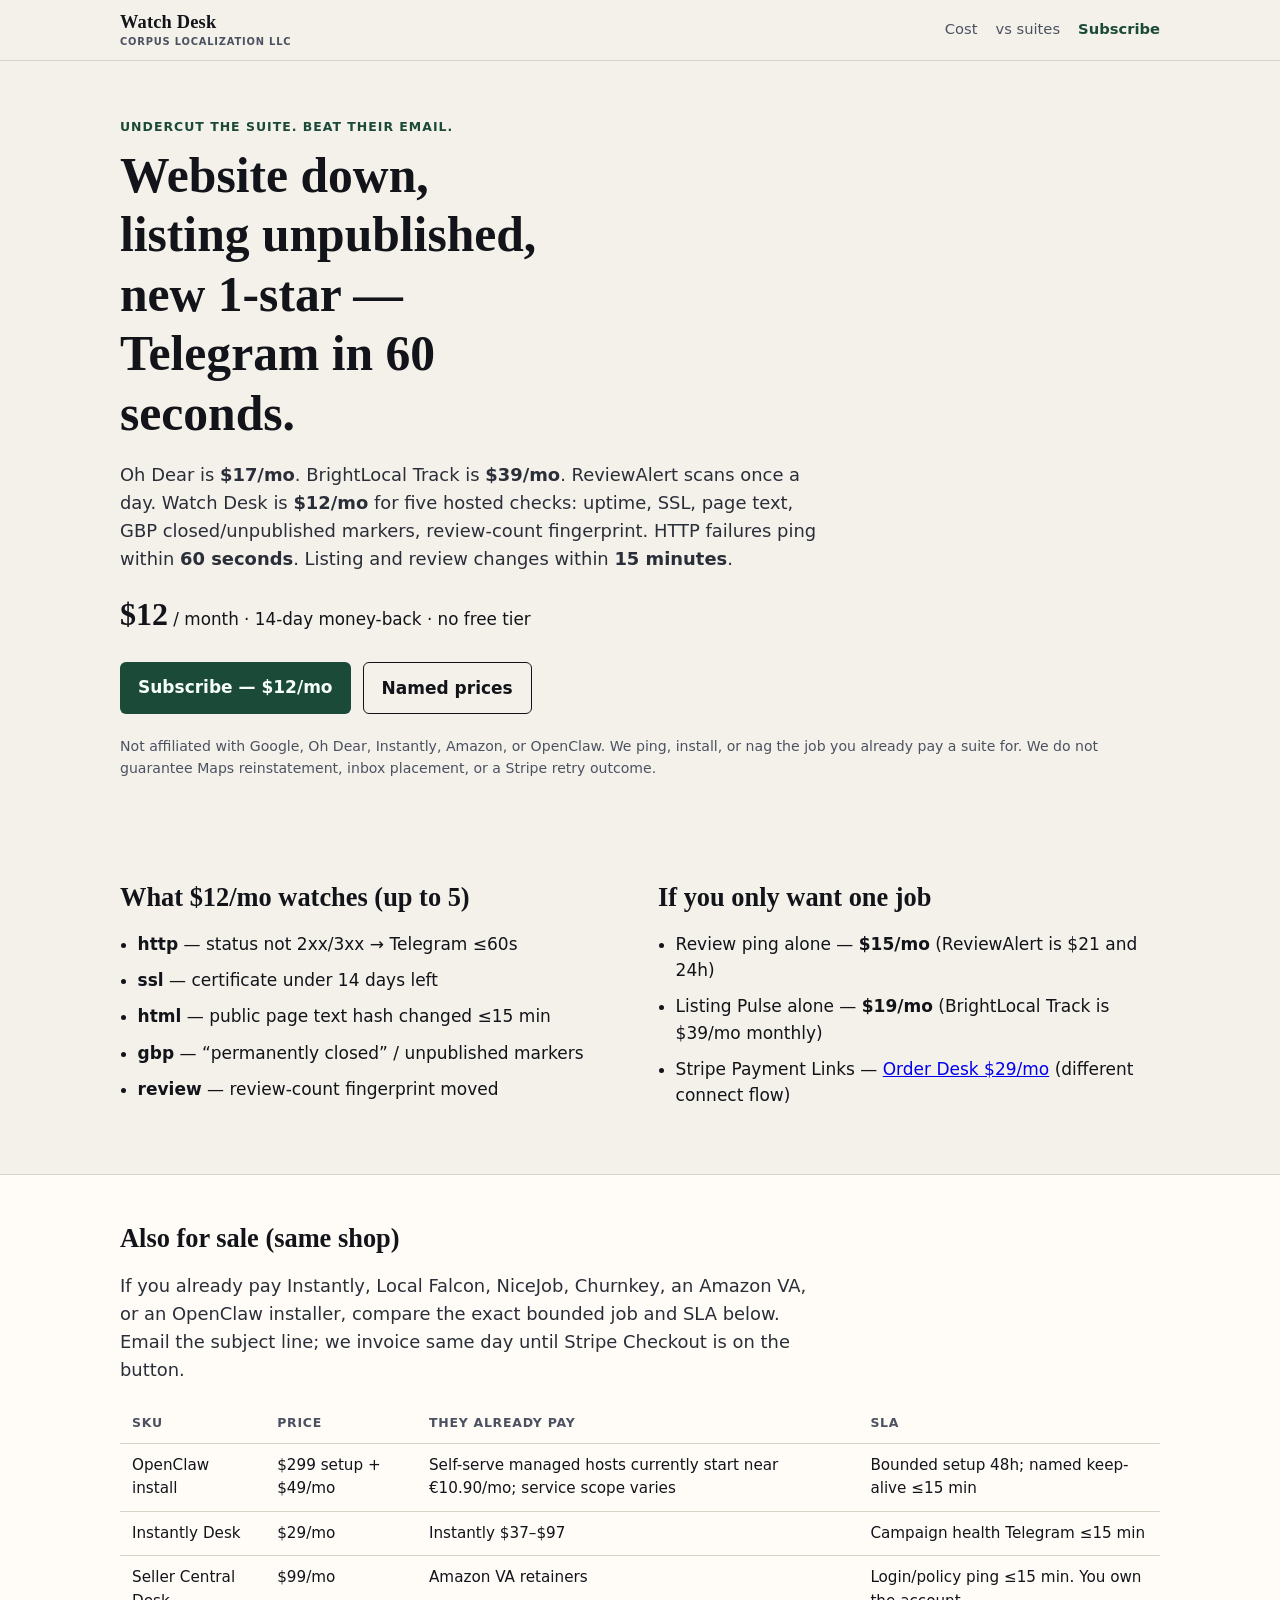
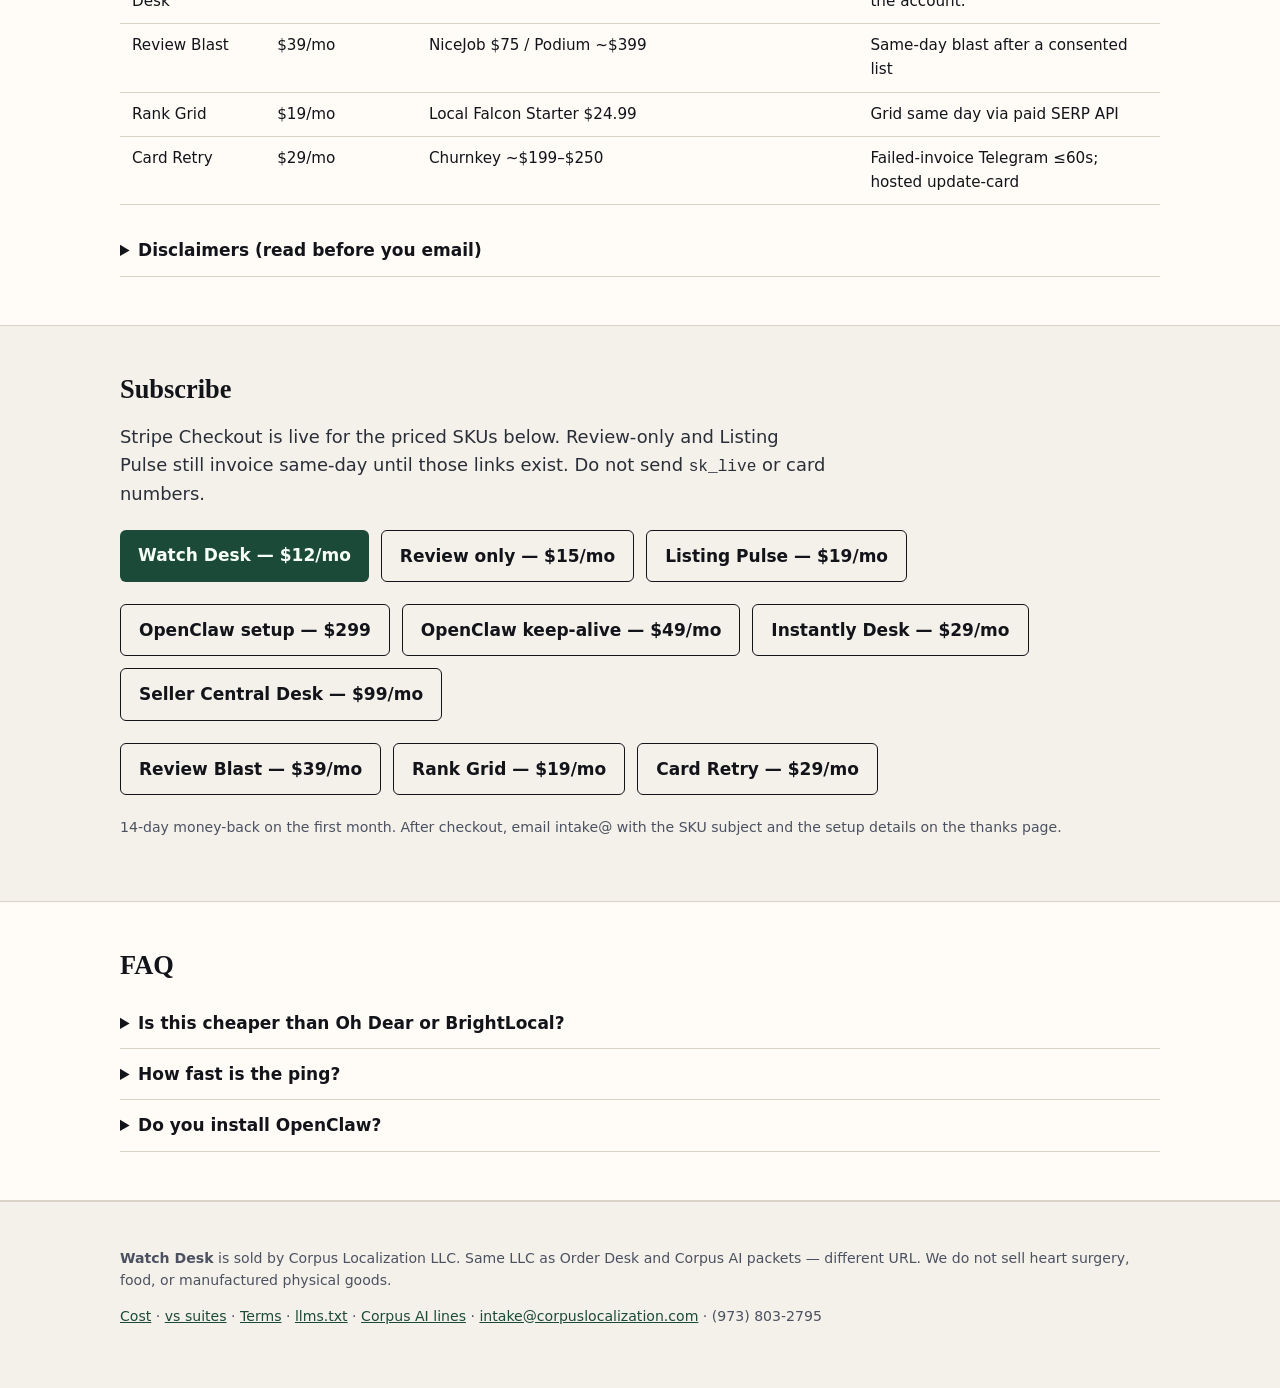
<file: index.html>
<!DOCTYPE html>
<html lang="en">
<head>
  <meta charset="utf-8">
  <meta name="viewport" content="width=device-width, initial-scale=1">
  <title>Website down, listing unpublished, new 1-star — Telegram in 60 seconds | Watch Desk</title>
  <meta name="description" content="Watch Desk $12/mo uptime in 60 seconds. Also: bounded OpenClaw setup and keep-alive, Instantly Desk, Seller Central Desk, Review Blast, Rank Grid, and Card Retry with named prices and SLAs.">
  <link rel="canonical" href="https://nshempstead1.github.io/watch-desk/">
  <meta name="robots" content="index,follow">
  <meta property="og:title" content="Watch Desk — undercut the suite, faster Telegram">
  <meta property="og:description" content="$12/mo watchdog plus OpenClaw, Instantly, Seller Central, SMS review, rank grid, and card-retry SKUs. Sold by Corpus Localization LLC.">
  <meta property="og:url" content="https://nshempstead1.github.io/watch-desk/">
  <meta property="og:type" content="website">
  <meta property="og:site_name" content="Watch Desk">
  <link rel="stylesheet" href="styles.css">
  <script type="application/ld+json">
  {
    "@context": "https://schema.org",
    "@type": "FAQPage",
    "mainEntity": [
      {
        "@type": "Question",
        "name": "Is this cheaper than Oh Dear or BrightLocal?",
        "acceptedAnswer": {"@type": "Answer", "text": "Watch Desk is $12/mo for up to 5 checks. Oh Dear Solo is $17/mo for 2 sites. BrightLocal Track is $39/mo monthly. ReviewAlert.ai Basic is $21/mo and scans daily. Rank Grid is $19/mo vs Local Falcon Starter $24.99. Review Blast is $39/mo vs NiceJob $75 and Podium about $399."}
      },
      {
        "@type": "Question",
        "name": "How fast is the ping?",
        "acceptedAnswer": {"@type": "Answer", "text": "HTTP down: Telegram within 60 seconds of our fetch. HTML, Google listing unpublished markers, and review-count fingerprint: within 15 minutes. SSL: when days-left crosses 14. Failed-invoice Card Retry: within 60 seconds. OpenClaw setup packet in 48 hours."}
      },
      {
        "@type": "Question",
        "name": "Do you install OpenClaw?",
        "acceptedAnswer": {"@type": "Answer", "text": "Yes. OpenClaw install is $299 setup plus $49/mo keep-alive. We install your bot. Stripe Payment Link monitoring is a separate product, Order Desk, at $29/mo."}
      }
    ]
  }
  </script>
  <script type="application/ld+json">
  {
    "@context": "https://schema.org",
    "@type": "ItemList",
    "name": "Watch Desk prices",
    "itemListElement": [
      {"@type": "Offer", "name": "Watch Desk", "price": "12.00", "priceCurrency": "USD", "url": "https://nshempstead1.github.io/watch-desk/"},
      {"@type": "Offer", "name": "OpenClaw install", "price": "299.00", "priceCurrency": "USD", "url": "https://nshempstead1.github.io/watch-desk/#also"},
      {"@type": "Offer", "name": "Instantly Desk", "price": "29.00", "priceCurrency": "USD", "url": "https://nshempstead1.github.io/watch-desk/#also"},
      {"@type": "Offer", "name": "Seller Central Desk", "price": "99.00", "priceCurrency": "USD", "url": "https://nshempstead1.github.io/watch-desk/#also"},
      {"@type": "Offer", "name": "Review Blast", "price": "39.00", "priceCurrency": "USD", "url": "https://nshempstead1.github.io/watch-desk/#also"},
      {"@type": "Offer", "name": "Rank Grid", "price": "19.00", "priceCurrency": "USD", "url": "https://nshempstead1.github.io/watch-desk/#also"},
      {"@type": "Offer", "name": "Card Retry", "price": "29.00", "priceCurrency": "USD", "url": "https://nshempstead1.github.io/watch-desk/#also"}
    ]
  }
  </script>
</head>
<body>
  <header class="top">
    <div class="wrap bar">
      <a class="brand" href="./">Watch Desk <span class="brand-line">Corpus Localization LLC</span></a>
      <nav>
        <a href="cost.html">Cost</a>
        <a href="vs.html">vs suites</a>
        <a class="nav-cta" href="#buy">Subscribe</a>
      </nav>
    </div>
  </header>
  <main>
    <section class="hero">
      <div class="wrap">
        <p class="eyebrow">Undercut the suite. Beat their email.</p>
        <h1>Website down, listing unpublished, new 1-star — Telegram in 60 seconds.</h1>
        <p class="lede">Oh Dear is <strong>$17/mo</strong>. BrightLocal Track is <strong>$39/mo</strong>. ReviewAlert scans once a day. Watch Desk is <strong>$12/mo</strong> for five hosted checks: uptime, SSL, page text, GBP closed/unpublished markers, review-count fingerprint. HTTP failures ping within <strong>60 seconds</strong>. Listing and review changes within <strong>15 minutes</strong>.</p>
        <p class="price-line"><span class="price">$12</span> / month · 14-day money-back · no free tier</p>
        <p class="cta-row">
          <a class="btn" id="buy-btn" href="#buy">Subscribe — $12/mo</a>
          <a class="btn ghost" href="cost.html">Named prices</a>
        </p>
        <p class="fine">Not affiliated with Google, Oh Dear, Instantly, Amazon, or OpenClaw. We ping, install, or nag the job you already pay a suite for. We do not guarantee Maps reinstatement, inbox placement, or a Stripe retry outcome.</p>
      </div>
    </section>
    <section id="whats-in">
      <div class="wrap split">
        <div>
          <h2>What $12/mo watches (up to 5)</h2>
          <ul class="checks">
            <li><strong>http</strong> — status not 2xx/3xx → Telegram ≤60s</li>
            <li><strong>ssl</strong> — certificate under 14 days left</li>
            <li><strong>html</strong> — public page text hash changed ≤15 min</li>
            <li><strong>gbp</strong> — “permanently closed” / unpublished markers</li>
            <li><strong>review</strong> — review-count fingerprint moved</li>
          </ul>
        </div>
        <div>
          <h2>If you only want one job</h2>
          <ul class="checks">
            <li>Review ping alone — <strong>$15/mo</strong> (ReviewAlert is $21 and 24h)</li>
            <li>Listing Pulse alone — <strong>$19/mo</strong> (BrightLocal Track is $39/mo monthly)</li>
            <li>Stripe Payment Links — <a href="https://nshempstead1.github.io/order-desk/">Order Desk $29/mo</a> (different connect flow)</li>
          </ul>
        </div>
      </div>
    </section>
    <section class="alt" id="also">
      <div class="wrap">
        <h2>Also for sale (same shop)</h2>
        <p class="lede">If you already pay Instantly, Local Falcon, NiceJob, Churnkey, an Amazon VA, or an OpenClaw installer, compare the exact bounded job and SLA below. Email the subject line; we invoice same day until Stripe Checkout is on the button.</p>
        <div class="table-wrap">
          <table>
            <thead><tr><th>SKU</th><th>Price</th><th>They already pay</th><th>SLA</th></tr></thead>
            <tbody>
              <tr><td>OpenClaw install</td><td class="us">$299 setup + $49/mo</td><td>Self-serve managed hosts currently start near €10.90/mo; service scope varies</td><td>Bounded setup 48h; named keep-alive ≤15 min</td></tr>
              <tr><td>Instantly Desk</td><td class="us">$29/mo</td><td>Instantly $37–$97</td><td>Campaign health Telegram ≤15 min</td></tr>
              <tr><td>Seller Central Desk</td><td class="us">$99/mo</td><td>Amazon VA retainers</td><td>Login/policy ping ≤15 min. You own the account.</td></tr>
              <tr><td>Review Blast</td><td class="us">$39/mo</td><td>NiceJob $75 / Podium ~$399</td><td>Same-day blast after a consented list</td></tr>
              <tr><td>Rank Grid</td><td class="us">$19/mo</td><td>Local Falcon Starter $24.99</td><td>Grid same day via paid SERP API</td></tr>
              <tr><td>Card Retry</td><td class="us">$29/mo</td><td>Churnkey ~$199–$250</td><td>Failed-invoice Telegram ≤60s; hosted update-card</td></tr>
            </tbody>
          </table>
        </div>
        <details>
          <summary>Disclaimers (read before you email)</summary>
          <p>OpenClaw: we install <strong>your</strong> bot on our VPS or yours. Instantly Desk: deliverability is not guaranteed; we do not launder spam. Seller Central: Amazon may ban third-party logins; you can revoke; this is <strong>not</strong> the $299 no-login POA packet and not a reinstatement guarantee. Review Blast: you warrant TCPA consent; we refuse lists without a consent column; 10DLC is your Twilio brand. Rank Grid: coordinates you give us; not Local Falcon’s exact UI in week one. Card Retry: we never store PAN; Stripe Smart Retries stay in <strong>your</strong> Stripe.</p>
        </details>
      </div>
    </section>
    <section id="buy">
      <div class="wrap buy">
        <h2>Subscribe</h2>
        <p class="lede">Stripe Checkout is live for the priced SKUs below. Review-only and Listing Pulse still invoice same-day until those links exist. Do not send <code>sk_live</code> or card numbers.</p>
        <p class="cta-row">
          <a class="btn" id="pay-btn" href="https://buy.stripe.com/4gM9AL41zcTDbBx7VJco11r">Watch Desk — $12/mo</a>
          <a class="btn ghost" href="mailto:intake@corpuslocalization.com?subject=REVIEW%20DESK">Review only — $15/mo</a>
          <a class="btn ghost" href="mailto:intake@corpuslocalization.com?subject=LISTING%20PULSE">Listing Pulse — $19/mo</a>
        </p>
        <p class="cta-row">
          <a class="btn ghost" href="https://buy.stripe.com/00w5kv7dL3j39tpdg3co11s">OpenClaw setup — $299</a>
          <a class="btn ghost" href="https://buy.stripe.com/fZu9ALdC99HrbBx3Ftco11t">OpenClaw keep-alive — $49/mo</a>
          <a class="btn ghost" href="https://buy.stripe.com/28E4gr8hPbPz6hddg3co11u">Instantly Desk — $29/mo</a>
          <a class="btn ghost" href="https://buy.stripe.com/aFa5kv7dLdXH3511xlco11v">Seller Central Desk — $99/mo</a>
        </p>
        <p class="cta-row">
          <a class="btn ghost" href="https://buy.stripe.com/9B64gr41z1aV6hd2Bpco11w">Review Blast — $39/mo</a>
          <a class="btn ghost" href="https://buy.stripe.com/eVqbITfKhcTD4958ZNco11x">Rank Grid — $19/mo</a>
          <a class="btn ghost" href="https://buy.stripe.com/4gM14f69HcTD3511xlco11y">Card Retry — $29/mo</a>
        </p>
        <p class="fine">14-day money-back on the first month. After checkout, email intake@ with the SKU subject and the setup details on the thanks page.</p>
      </div>
    </section>
    <section class="alt" id="faq">
      <div class="wrap">
        <h2>FAQ</h2>
        <details>
          <summary>Is this cheaper than Oh Dear or BrightLocal?</summary>
          <p>Watch Desk is $12/mo for up to 5 checks. Oh Dear Solo is $17/mo for 2 sites. BrightLocal Track is $39/mo monthly. ReviewAlert.ai Basic is $21/mo and scans daily. Rank Grid is $19/mo vs Local Falcon Starter $24.99. Review Blast is $39/mo vs NiceJob $75 and Podium about $399.</p>
        </details>
        <details>
          <summary>How fast is the ping?</summary>
          <p>HTTP down: Telegram within 60 seconds of our fetch. HTML, Google listing unpublished markers, and review-count fingerprint: within 15 minutes. SSL: when days-left crosses 14. Failed-invoice Card Retry: within 60 seconds. OpenClaw setup packet in 48 hours.</p>
        </details>
        <details>
          <summary>Do you install OpenClaw?</summary>
          <p>Yes. OpenClaw install is $299 setup plus $49/mo keep-alive. We install your bot. Stripe Payment Link monitoring is a separate product, Order Desk, at $29/mo.</p>
        </details>
      </div>
    </section>
  </main>
  <footer>
    <div class="wrap">
      <p><strong>Watch Desk</strong> is sold by Corpus Localization LLC. Same LLC as Order Desk and Corpus AI packets — different URL. We do not sell heart surgery, food, or manufactured physical goods.</p>
      <p><a href="cost.html">Cost</a> · <a href="vs.html">vs suites</a> · <a href="terms.html">Terms</a> · <a href="llms.txt">llms.txt</a> · <a href="https://nshempstead1.github.io/corpus-ai-hub/">Corpus AI lines</a> · <a href="mailto:intake@corpuslocalization.com">intake@corpuslocalization.com</a> · (973) 803-2795</p>
    </div>
  </footer>
</body>
</html>
</file>
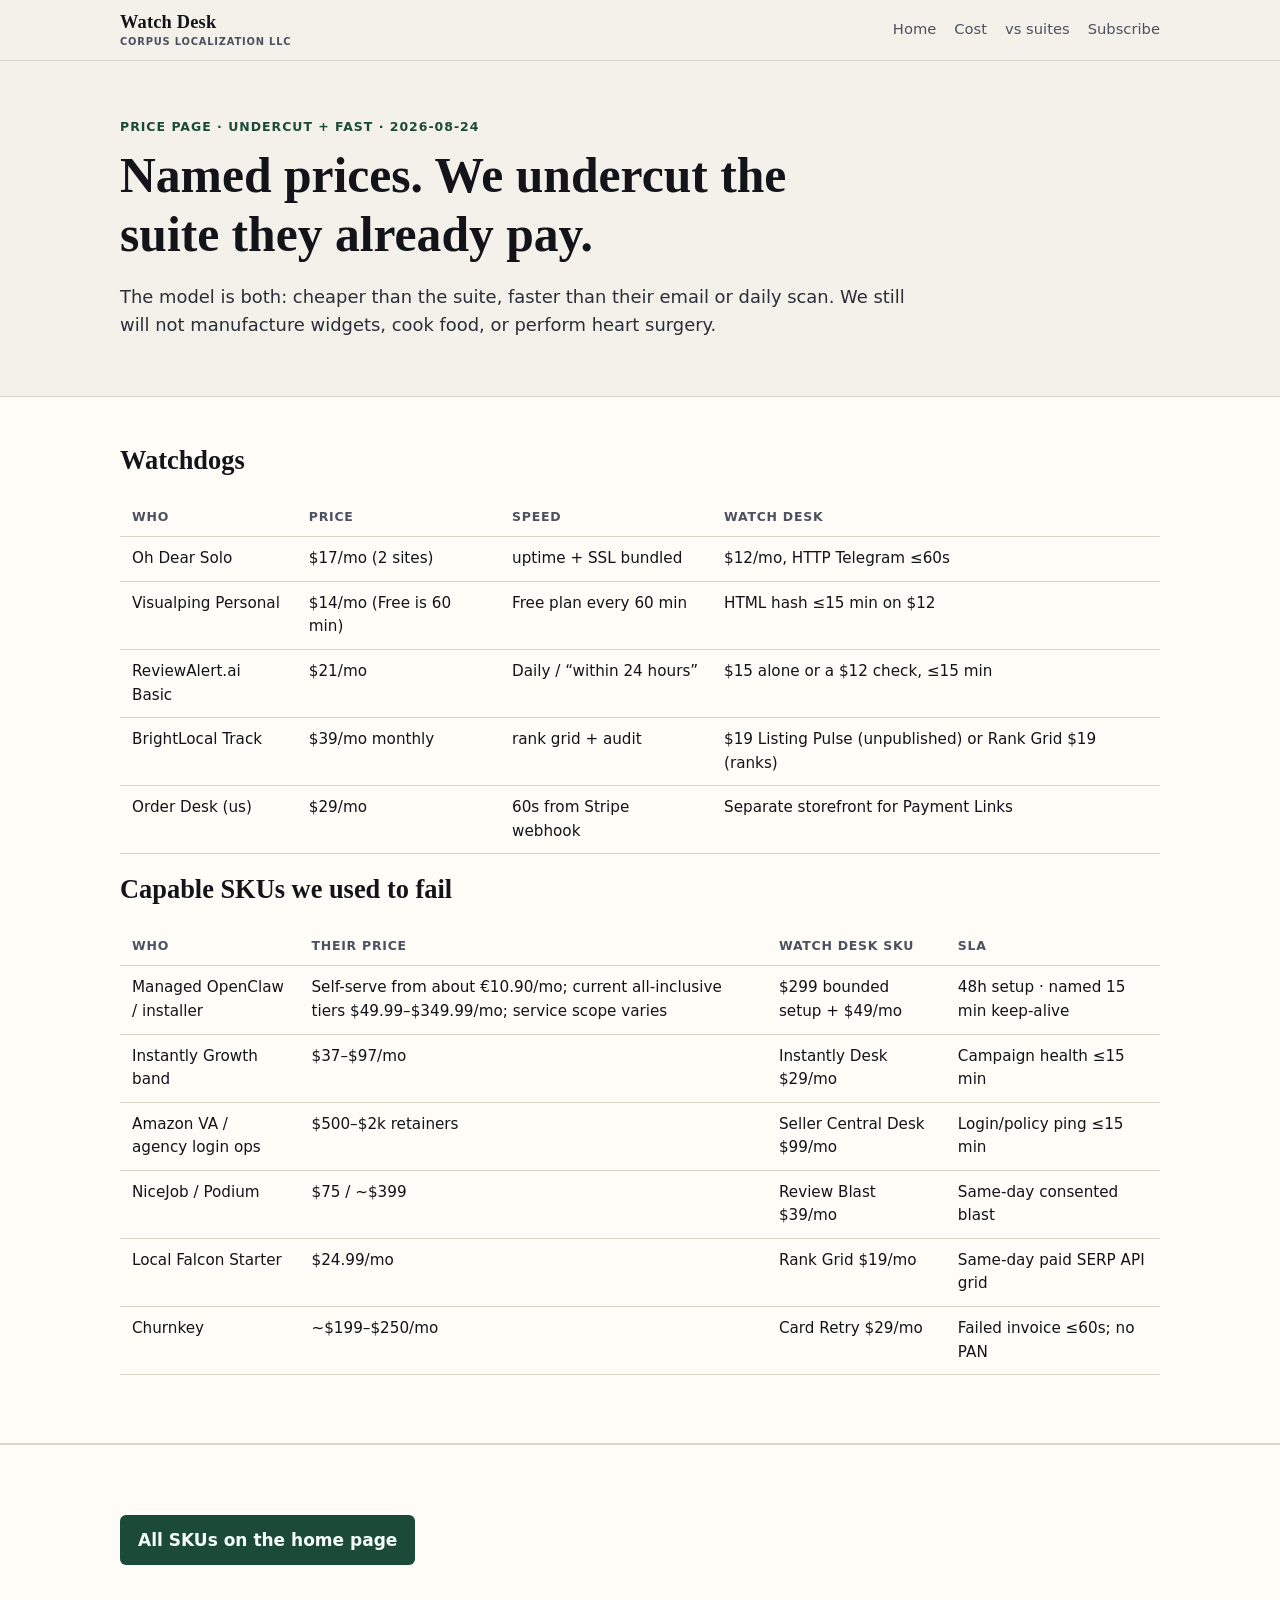
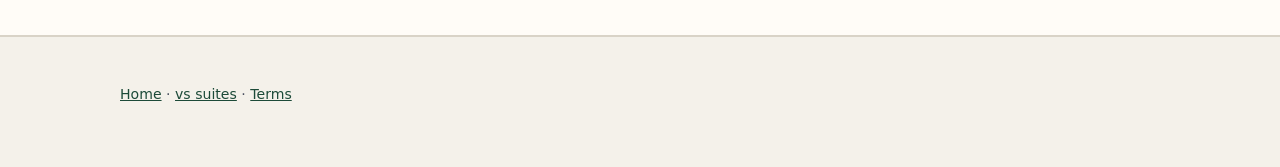
<file: cost.html>
<!DOCTYPE html>
<html lang="en">
<head>
  <meta charset="utf-8">
  <meta name="viewport" content="width=device-width, initial-scale=1">
  <title>Oh Dear $17 vs Instantly $37 vs Local Falcon $24.99 vs Watch Desk | Watch Desk</title>
  <meta name="description" content="Named 2026 prices. Watch Desk $12 undercuts Oh Dear $17. Instantly Desk $29 undercuts Instantly $37. Rank Grid $19 undercuts Local Falcon $24.99. Review Blast $39 undercuts NiceJob $75.">
  <link rel="canonical" href="https://nshempstead1.github.io/watch-desk/cost.html">
  <meta name="robots" content="index,follow">
  <link rel="stylesheet" href="styles.css">
</head>
<body>
  <header class="top">
    <div class="wrap bar">
      <a class="brand" href="./">Watch Desk <span class="brand-line">Corpus Localization LLC</span></a>
      <nav>
        <a href="./">Home</a>
        <a href="cost.html">Cost</a>
        <a href="vs.html">vs suites</a>
        <a href="./#buy">Subscribe</a>
      </nav>
    </div>
  </header>
  <main>
    <section class="hero article">
      <div class="wrap">
        <p class="eyebrow">Price page · undercut + fast · 2026-08-24</p>
        <h1>Named prices. We undercut the suite they already pay.</h1>
        <p class="lede">The model is both: cheaper than the suite, faster than their email or daily scan. We still will not manufacture widgets, cook food, or perform heart surgery.</p>
      </div>
    </section>
    <section class="alt">
      <div class="wrap article">
        <h2>Watchdogs</h2>
        <div class="table-wrap">
          <table>
            <thead><tr><th>Who</th><th>Price</th><th>Speed</th><th>Watch Desk</th></tr></thead>
            <tbody>
              <tr><td>Oh Dear Solo</td><td>$17/mo (2 sites)</td><td>uptime + SSL bundled</td><td class="us">$12/mo, HTTP Telegram ≤60s</td></tr>
              <tr><td>Visualping Personal</td><td>$14/mo (Free is 60 min)</td><td>Free plan every 60 min</td><td>HTML hash ≤15 min on $12</td></tr>
              <tr><td>ReviewAlert.ai Basic</td><td>$21/mo</td><td>Daily / “within 24 hours”</td><td>$15 alone or a $12 check, ≤15 min</td></tr>
              <tr><td>BrightLocal Track</td><td>$39/mo monthly</td><td>rank grid + audit</td><td>$19 Listing Pulse (unpublished) or Rank Grid $19 (ranks)</td></tr>
              <tr><td>Order Desk (us)</td><td>$29/mo</td><td>60s from Stripe webhook</td><td>Separate storefront for Payment Links</td></tr>
            </tbody>
          </table>
        </div>
        <h2>Capable SKUs we used to fail</h2>
        <div class="table-wrap">
          <table>
            <thead><tr><th>Who</th><th>Their price</th><th>Watch Desk SKU</th><th>SLA</th></tr></thead>
            <tbody>
              <tr><td>Managed OpenClaw / installer</td><td>Self-serve from about €10.90/mo; current all-inclusive tiers $49.99–$349.99/mo; service scope varies</td><td class="us">$299 bounded setup + $49/mo</td><td>48h setup · named 15 min keep-alive</td></tr>
              <tr><td>Instantly Growth band</td><td>$37–$97/mo</td><td class="us">Instantly Desk $29/mo</td><td>Campaign health ≤15 min</td></tr>
              <tr><td>Amazon VA / agency login ops</td><td>$500–$2k retainers</td><td class="us">Seller Central Desk $99/mo</td><td>Login/policy ping ≤15 min</td></tr>
              <tr><td>NiceJob / Podium</td><td>$75 / ~$399</td><td class="us">Review Blast $39/mo</td><td>Same-day consented blast</td></tr>
              <tr><td>Local Falcon Starter</td><td>$24.99/mo</td><td class="us">Rank Grid $19/mo</td><td>Same-day paid SERP API grid</td></tr>
              <tr><td>Churnkey</td><td>~$199–$250/mo</td><td class="us">Card Retry $29/mo</td><td>Failed invoice ≤60s; no PAN</td></tr>
            </tbody>
          </table>
        </div>
      </div>
    </section>
    <section class="alt" id="buy">
      <div class="wrap buy">
        <p class="cta-row"><a class="btn" href="./#buy">All SKUs on the home page</a></p>
      </div>
    </section>
  </main>
  <footer>
    <div class="wrap">
      <p><a href="./">Home</a> · <a href="vs.html">vs suites</a> · <a href="terms.html">Terms</a></p>
    </div>
  </footer>
</body>
</html>
</file>
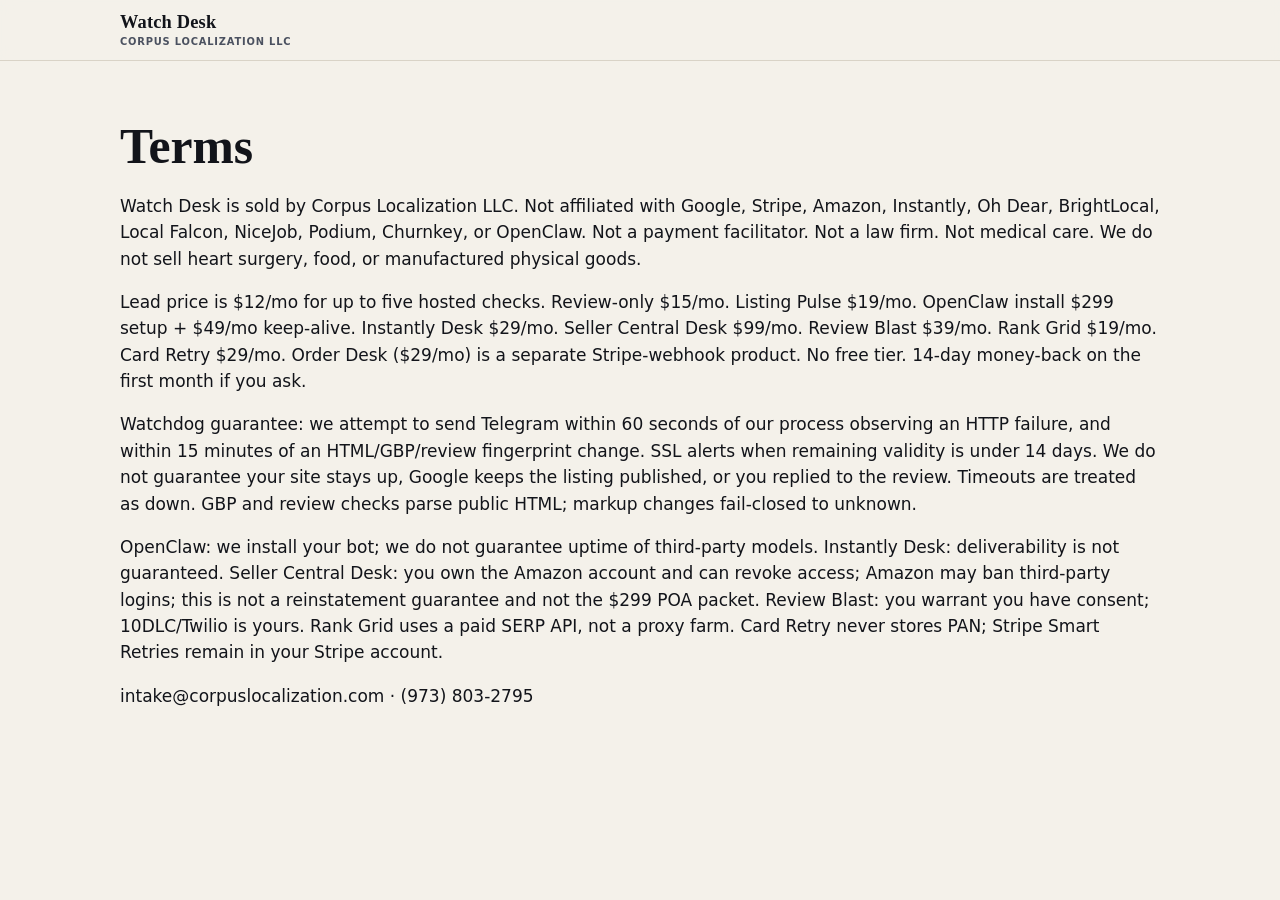
<file: terms.html>
<!DOCTYPE html>
<html lang="en">
<head>
  <meta charset="utf-8">
  <meta name="viewport" content="width=device-width, initial-scale=1">
  <title>Terms — Watch Desk</title>
  <meta name="robots" content="noindex">
  <link rel="stylesheet" href="styles.css">
</head>
<body>
  <header class="top">
    <div class="wrap bar">
      <a class="brand" href="./">Watch Desk <span class="brand-line">Corpus Localization LLC</span></a>
    </div>
  </header>
  <main class="hero">
    <div class="wrap">
      <h1>Terms</h1>
      <p>Watch Desk is sold by Corpus Localization LLC. Not affiliated with Google, Stripe, Amazon, Instantly, Oh Dear, BrightLocal, Local Falcon, NiceJob, Podium, Churnkey, or OpenClaw. Not a payment facilitator. Not a law firm. Not medical care. We do not sell heart surgery, food, or manufactured physical goods.</p>
      <p>Lead price is $12/mo for up to five hosted checks. Review-only $15/mo. Listing Pulse $19/mo. OpenClaw install $299 setup + $49/mo keep-alive. Instantly Desk $29/mo. Seller Central Desk $99/mo. Review Blast $39/mo. Rank Grid $19/mo. Card Retry $29/mo. Order Desk ($29/mo) is a separate Stripe-webhook product. No free tier. 14-day money-back on the first month if you ask.</p>
      <p>Watchdog guarantee: we attempt to send Telegram within 60 seconds of our process observing an HTTP failure, and within 15 minutes of an HTML/GBP/review fingerprint change. SSL alerts when remaining validity is under 14 days. We do not guarantee your site stays up, Google keeps the listing published, or you replied to the review. Timeouts are treated as down. GBP and review checks parse public HTML; markup changes fail-closed to unknown.</p>
      <p>OpenClaw: we install your bot; we do not guarantee uptime of third-party models. Instantly Desk: deliverability is not guaranteed. Seller Central Desk: you own the Amazon account and can revoke access; Amazon may ban third-party logins; this is not a reinstatement guarantee and not the $299 POA packet. Review Blast: you warrant you have consent; 10DLC/Twilio is yours. Rank Grid uses a paid SERP API, not a proxy farm. Card Retry never stores PAN; Stripe Smart Retries remain in your Stripe account.</p>
      <p>intake@corpuslocalization.com · (973) 803-2795</p>
    </div>
  </main>
</body>
</html>
</file>
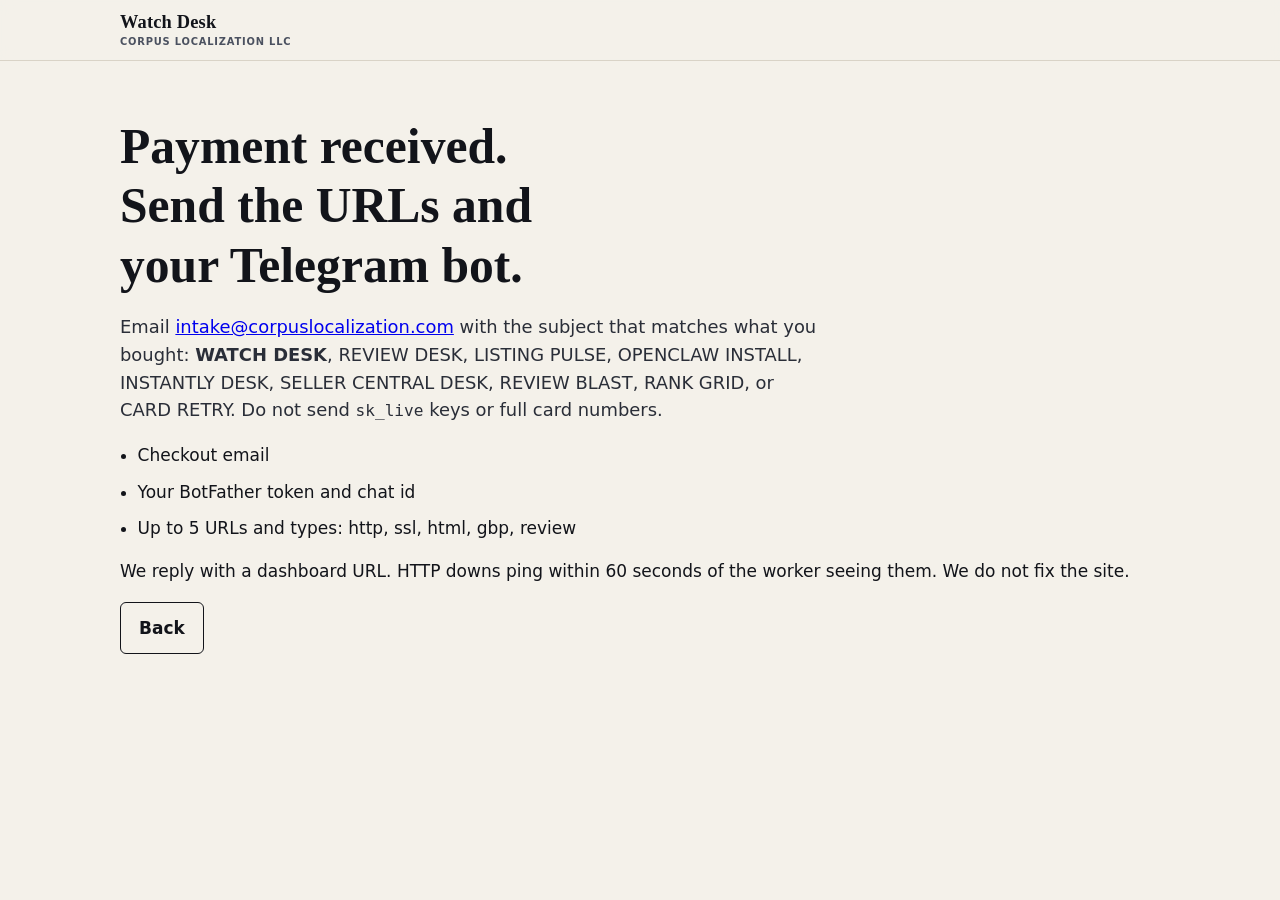
<file: thanks.html>
<!DOCTYPE html>
<html lang="en">
<head>
  <meta charset="utf-8">
  <meta name="viewport" content="width=device-width, initial-scale=1">
  <title>Send setup — Watch Desk</title>
  <meta name="robots" content="noindex">
  <link rel="stylesheet" href="styles.css">
</head>
<body>
  <header class="top">
    <div class="wrap bar">
      <a class="brand" href="./">Watch Desk <span class="brand-line">Corpus Localization LLC</span></a>
    </div>
  </header>
  <main class="hero">
    <div class="wrap">
      <h1>Payment received. Send the URLs and your Telegram bot.</h1>
      <p class="lede">Email <a href="mailto:intake@corpuslocalization.com?subject=WATCH%20DESK">intake@corpuslocalization.com</a> with the subject that matches what you bought: <strong>WATCH DESK</strong>, REVIEW DESK, LISTING PULSE, OPENCLAW INSTALL, INSTANTLY DESK, SELLER CENTRAL DESK, REVIEW BLAST, RANK GRID, or CARD RETRY. Do not send <code>sk_live</code> keys or full card numbers.</p>
      <ul class="checks">
        <li>Checkout email</li>
        <li>Your BotFather token and chat id</li>
        <li>Up to 5 URLs and types: http, ssl, html, gbp, review</li>
      </ul>
      <p>We reply with a dashboard URL. HTTP downs ping within 60 seconds of the worker seeing them. We do not fix the site.</p>
      <p><a class="btn ghost" href="./">Back</a></p>
    </div>
  </main>
</body>
</html>
</file>
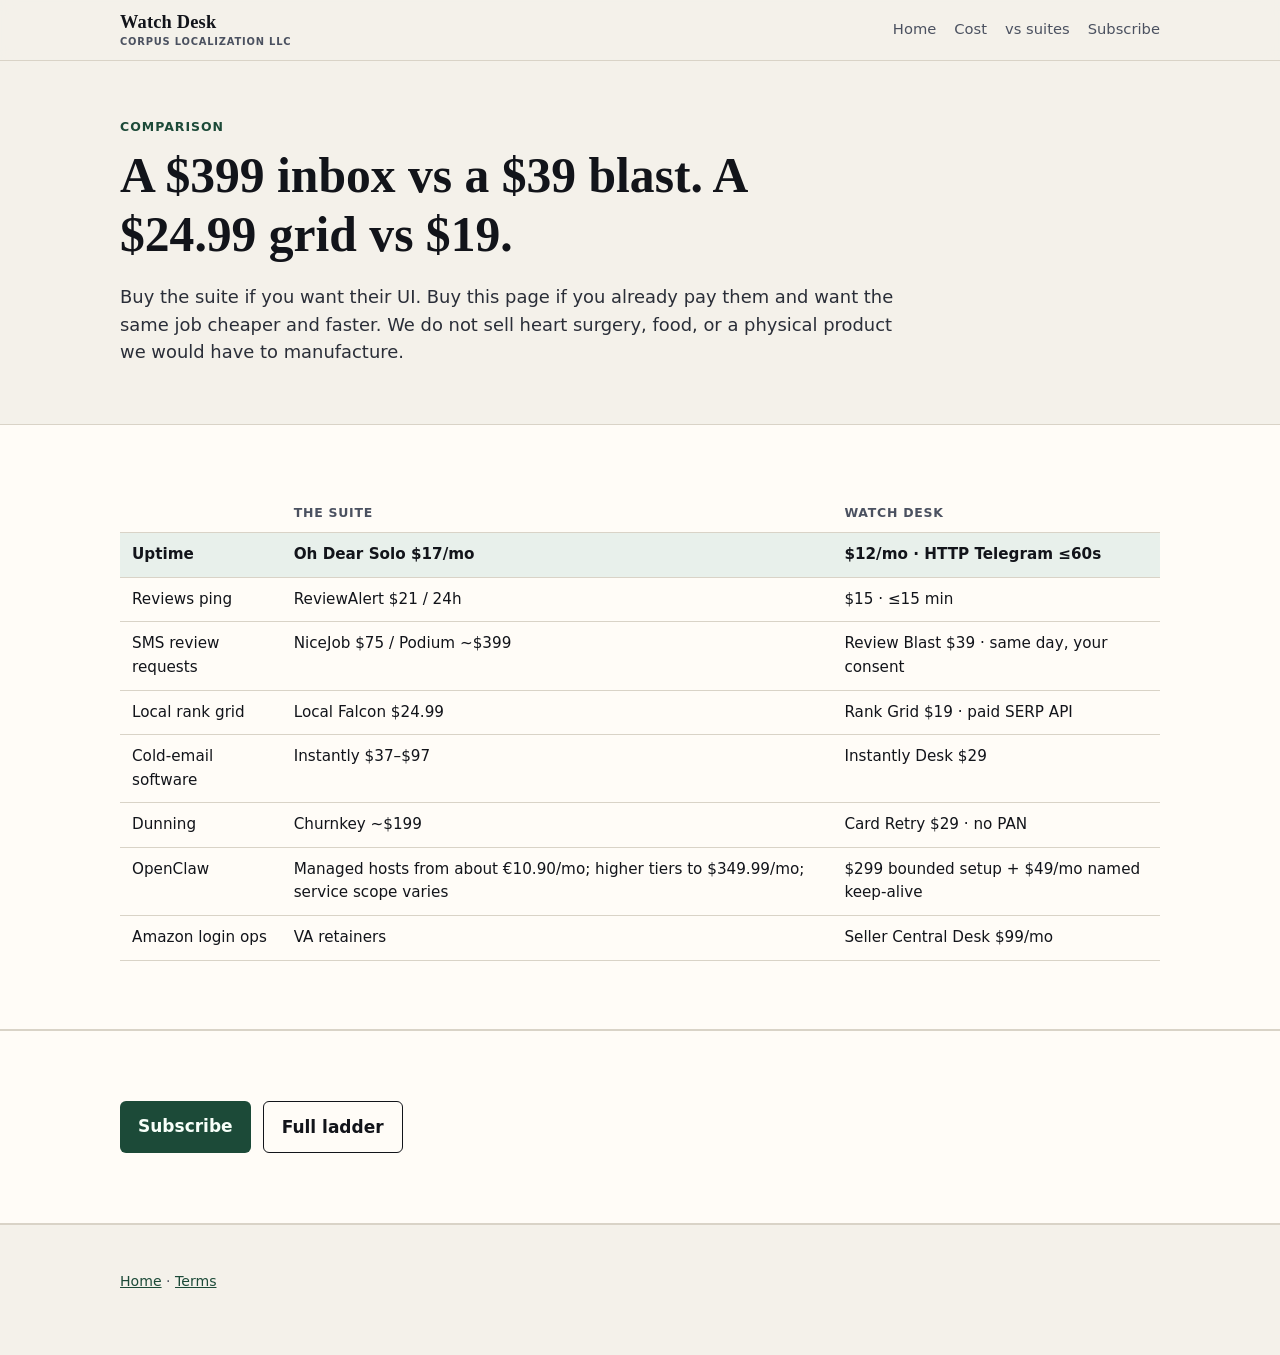
<file: vs.html>
<!DOCTYPE html>
<html lang="en">
<head>
  <meta charset="utf-8">
  <meta name="viewport" content="width=device-width, initial-scale=1">
  <title>Suite dashboard vs a 60-second Telegram | Watch Desk</title>
  <meta name="description" content="Compare Watch Desk's exact hosted checks, bounded service scope, named prices, and response SLAs with monitoring, outreach, dunning, and managed OpenClaw alternatives.">
  <link rel="canonical" href="https://nshempstead1.github.io/watch-desk/vs.html">
  <meta name="robots" content="index,follow">
  <link rel="stylesheet" href="styles.css">
</head>
<body>
  <header class="top">
    <div class="wrap bar">
      <a class="brand" href="./">Watch Desk <span class="brand-line">Corpus Localization LLC</span></a>
      <nav>
        <a href="./">Home</a>
        <a href="cost.html">Cost</a>
        <a href="vs.html">vs suites</a>
        <a href="./#buy">Subscribe</a>
      </nav>
    </div>
  </header>
  <main>
    <section class="hero article">
      <div class="wrap">
        <p class="eyebrow">Comparison</p>
        <h1>A $399 inbox vs a $39 blast. A $24.99 grid vs $19.</h1>
        <p class="lede">Buy the suite if you want their UI. Buy this page if you already pay them and want the same job cheaper and faster. We do not sell heart surgery, food, or a physical product we would have to manufacture.</p>
      </div>
    </section>
    <section class="alt">
      <div class="wrap article">
        <div class="table-wrap">
          <table>
            <thead><tr><th></th><th>The suite</th><th>Watch Desk</th></tr></thead>
            <tbody>
              <tr class="us"><td>Uptime</td><td>Oh Dear Solo $17/mo</td><td>$12/mo · HTTP Telegram ≤60s</td></tr>
              <tr><td>Reviews ping</td><td>ReviewAlert $21 / 24h</td><td>$15 · ≤15 min</td></tr>
              <tr><td>SMS review requests</td><td>NiceJob $75 / Podium ~$399</td><td>Review Blast $39 · same day, your consent</td></tr>
              <tr><td>Local rank grid</td><td>Local Falcon $24.99</td><td>Rank Grid $19 · paid SERP API</td></tr>
              <tr><td>Cold-email software</td><td>Instantly $37–$97</td><td>Instantly Desk $29</td></tr>
              <tr><td>Dunning</td><td>Churnkey ~$199</td><td>Card Retry $29 · no PAN</td></tr>
              <tr><td>OpenClaw</td><td>Managed hosts from about €10.90/mo; higher tiers to $349.99/mo; service scope varies</td><td>$299 bounded setup + $49/mo named keep-alive</td></tr>
              <tr><td>Amazon login ops</td><td>VA retainers</td><td>Seller Central Desk $99/mo</td></tr>
            </tbody>
          </table>
        </div>
      </div>
    </section>
    <section class="alt" id="buy">
      <div class="wrap buy">
        <p class="cta-row"><a class="btn" href="./#buy">Subscribe</a> <a class="btn ghost" href="cost.html">Full ladder</a></p>
      </div>
    </section>
  </main>
  <footer>
    <div class="wrap"><p><a href="./">Home</a> · <a href="terms.html">Terms</a></p></div>
  </footer>
</body>
</html>
</file>
<file: styles.css>
:root {
  --ink: #12141a;
  --muted: #4b5160;
  --bg: #f4f1ea;
  --paper: #fffcf7;
  --line: #d9d3c7;
  --accent: #1c4a38;
  --accent-2: #16392c;
  --us: #e8f0eb;
  --no: #6b2c2c;
  --font: "Iowan Old Style", "Palatino Linotype", Palatino, Georgia, serif;
  --sans: "Avenir Next", "Segoe UI", system-ui, sans-serif;
}
* { box-sizing: border-box; }
html { scroll-behavior: smooth; }
body {
  margin: 0;
  color: var(--ink);
  background: var(--bg);
  font-family: var(--sans);
  font-size: 17px;
  line-height: 1.55;
}
.wrap { width: min(1040px, calc(100% - 32px)); margin: 0 auto; }
.top {
  position: sticky; top: 0; z-index: 5;
  background: rgba(244,241,234,.92);
  backdrop-filter: blur(8px);
  border-bottom: 1px solid var(--line);
}
.bar { display: flex; align-items: center; justify-content: space-between; gap: 16px; padding: 12px 0; }
.brand {
  display: flex;
  flex-direction: column;
  font-family: var(--font);
  font-weight: 700;
  font-size: 1.15rem;
  color: var(--ink);
  text-decoration: none;
  letter-spacing: .01em;
  line-height: 1.15;
}
.brand-line {
  font-family: var(--sans);
  font-size: .62rem;
  font-weight: 650;
  letter-spacing: .08em;
  text-transform: uppercase;
  color: var(--muted);
  margin-top: 3px;
}
nav { display: flex; gap: 18px; align-items: center; flex-wrap: wrap; }
nav a { color: var(--muted); text-decoration: none; font-size: .92rem; }
nav a:hover { color: var(--ink); }
.nav-cta { color: var(--accent) !important; font-weight: 650; }
.hero { padding: 56px 0 40px; }
h1, h2 { font-family: var(--font); line-height: 1.2; margin: 0 0 16px; }
h1 { font-size: clamp(2rem, 4.2vw, 3.1rem); max-width: 18ch; }
h2 { font-size: 1.65rem; }
.eyebrow { text-transform: uppercase; letter-spacing: .08em; font-size: .78rem; color: var(--accent); font-weight: 700; margin: 0 0 10px; }
.lede { font-size: 1.12rem; max-width: 62ch; color: #2a2e38; }
.price-line { font-size: 1.05rem; }
.price { font-family: var(--font); font-size: 2rem; font-weight: 700; }
.cta-row { display: flex; gap: 12px; flex-wrap: wrap; margin: 22px 0; }
.btn {
  display: inline-block;
  background: var(--accent);
  color: #f7fff9;
  text-decoration: none;
  padding: 12px 18px;
  border-radius: 6px;
  font-weight: 650;
}
.btn:hover { background: var(--accent-2); }
.btn.ghost { background: transparent; color: var(--ink); border: 1px solid var(--ink); }
button.btn { border: 0; cursor: pointer; font: inherit; }
.fine { color: var(--muted); font-size: .88rem; }
section { padding: 48px 0; }
section.alt { background: var(--paper); border-block: 1px solid var(--line); }
.split { display: grid; grid-template-columns: 1fr 1fr; gap: 36px; }
ul.checks, ul.no { padding-left: 1.1rem; }
ul.checks li { margin: 0 0 10px; }
ul.no li { margin: 0 0 10px; }
.table-wrap { overflow-x: auto; margin: 20px 0; }
table { width: 100%; border-collapse: collapse; font-size: .95rem; }
th, td { text-align: left; padding: 10px 12px; border-bottom: 1px solid var(--line); vertical-align: top; }
th { font-size: .78rem; text-transform: uppercase; letter-spacing: .06em; color: var(--muted); }
tr.us { background: var(--us); font-weight: 600; }
ol.steps { padding-left: 1.2rem; }
ol.steps li { margin: 0 0 14px; max-width: 70ch; }
details { border-bottom: 1px solid var(--line); padding: 12px 0; }
summary { cursor: pointer; font-weight: 650; }
details p { margin: 8px 0 0; max-width: 70ch; }
.buy { text-align: left; }
.article h1 { max-width: 28ch; }
.article p, .article li { max-width: 70ch; }
.article h3 { font-family: var(--font); font-size: 1.2rem; margin: 28px 0 8px; }
footer { padding: 32px 0 48px; color: var(--muted); font-size: .88rem; border-top: 1px solid var(--line); }
footer a { color: var(--accent); }
label { display: block; font-weight: 650; margin: 16px 0 6px; }
input, textarea, select {
  width: 100%; max-width: 40rem; padding: 10px 12px;
  border: 1px solid var(--line); border-radius: 6px;
  font: inherit; background: var(--paper); color: var(--ink);
}
.flash { padding: 12px 14px; background: var(--us); border: 1px solid var(--line); border-radius: 6px; }
code, .mono { font-family: ui-monospace, SFMono-Regular, Menlo, monospace; font-size: .9em; word-break: break-all; }
@media (max-width: 800px) {
  .split { grid-template-columns: 1fr; }
  nav .nav-cta { display: none; }
  h1 { max-width: none; }
}
</file>
